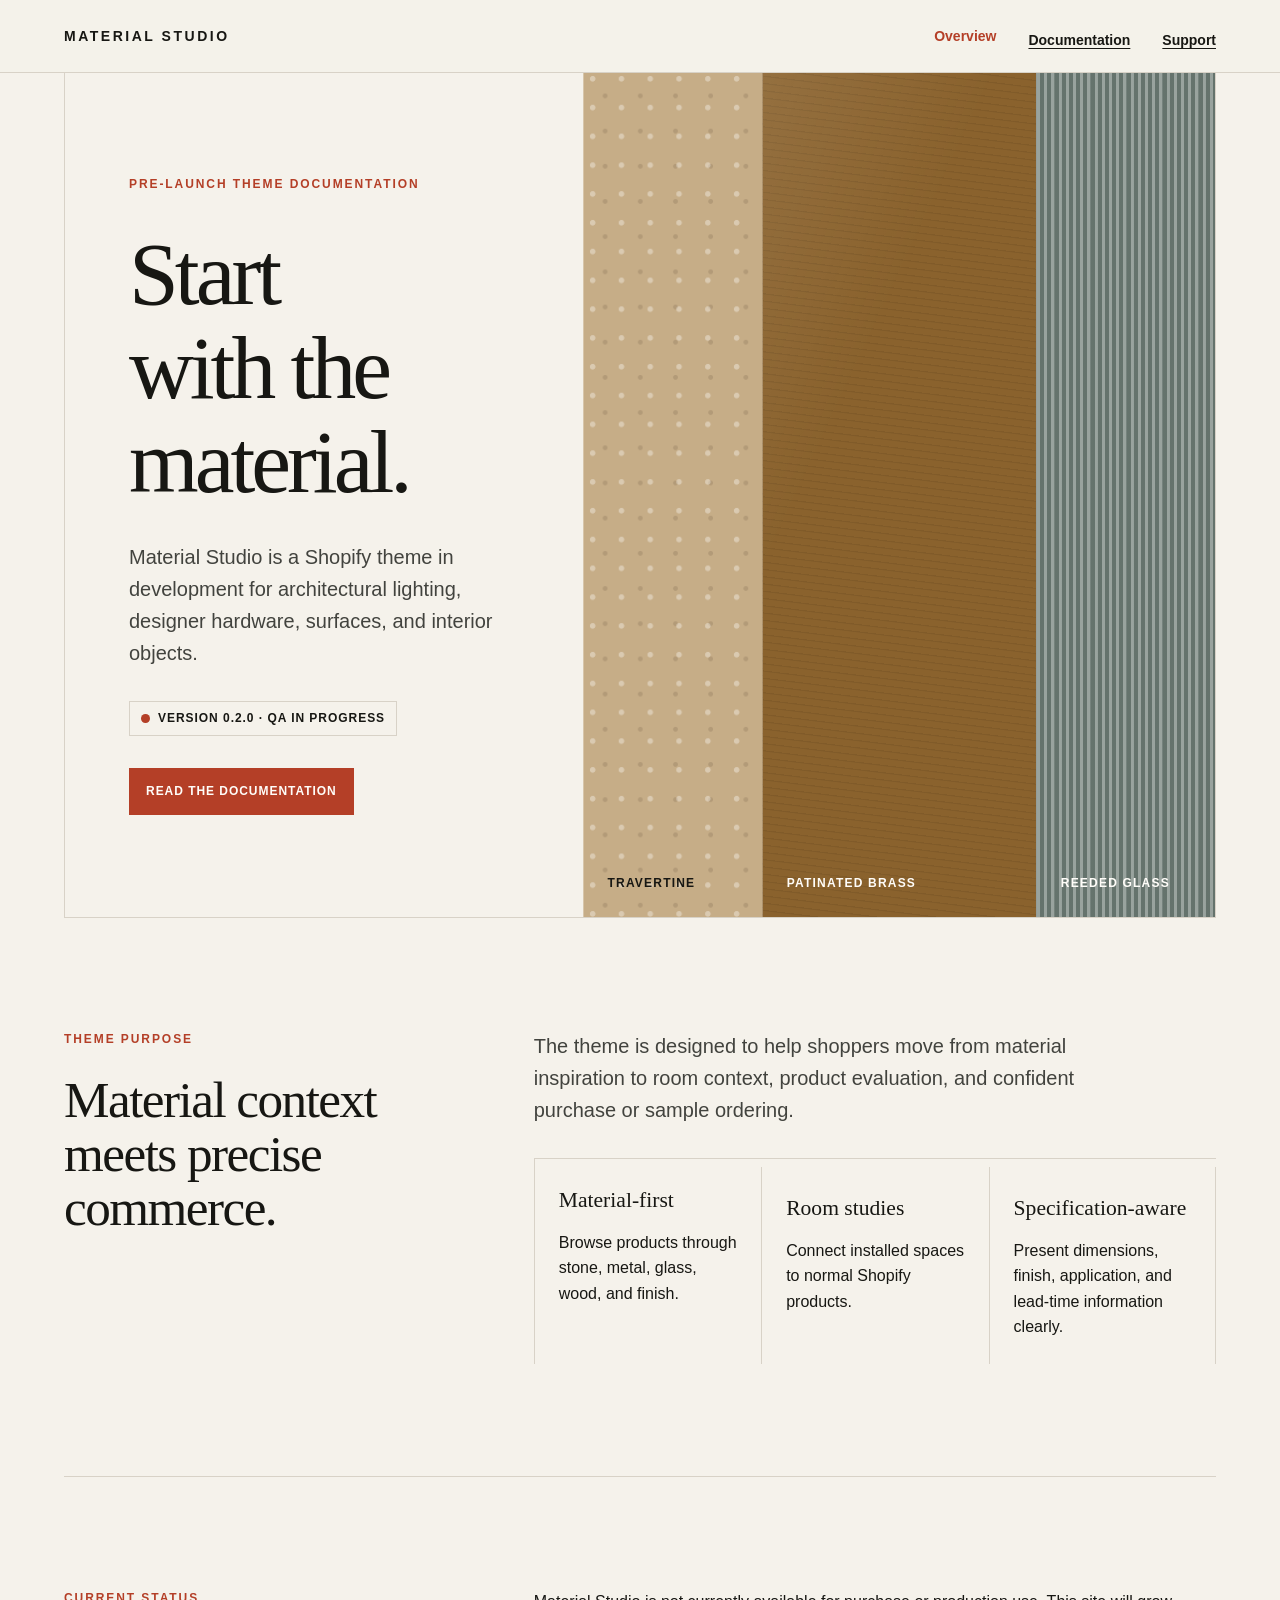
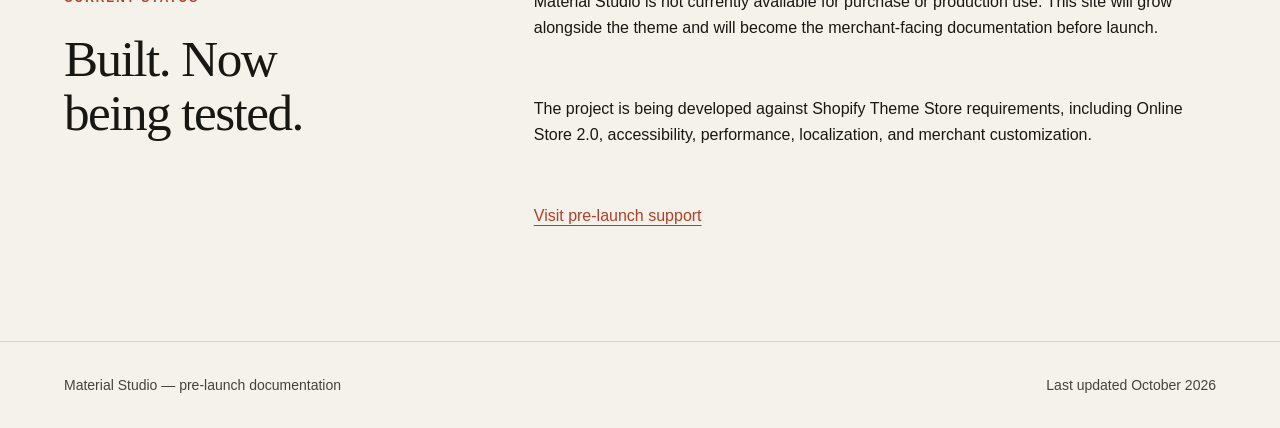
<file: index.html>
<!DOCTYPE html>
<html lang="en">
  <head>
    <meta charset="utf-8">
    <meta name="viewport" content="width=device-width, initial-scale=1">
    <meta name="description" content="Pre-launch documentation and support for the Material Studio Shopify theme.">
    <title>Material Studio — Pre-launch documentation</title>
    <link rel="stylesheet" href="./assets/styles.css">
  </head>
  <body>
    <a class="skip-link" href="#main">Skip to content</a>
    <header class="site-header">
      <div class="header-inner">
        <a class="wordmark" href="./" aria-label="Material Studio home">Material Studio</a>
        <nav class="site-nav" aria-label="Primary">
          <ul>
            <li><a href="./" aria-current="page">Overview</a></li>
            <li><a href="./docs/">Documentation</a></li>
            <li><a href="./support/">Support</a></li>
          </ul>
        </nav>
      </div>
    </header>

    <main id="main" class="page-shell">
      <section class="hero" aria-labelledby="hero-title">
        <div class="hero-copy">
          <p class="eyebrow">Pre-launch theme documentation</p>
          <h1 id="hero-title">Start with the material.</h1>
          <p class="lede">
            Material Studio is a Shopify theme in development for architectural
            lighting, designer hardware, surfaces, and interior objects.
          </p>
          <span class="status">Version 0.2.0 · QA in progress</span>
          <a class="button button--primary" href="./docs/">Read the documentation</a>
        </div>
        <div class="hero-materials" role="group" aria-label="Material Studio visual palette">
          <div class="material material--stone">Travertine</div>
          <div class="material material--brass">Patinated brass</div>
          <div class="material material--glass">Reeded glass</div>
        </div>
      </section>

      <section class="content-section section-grid" aria-labelledby="purpose-title">
        <div class="section-intro">
          <p class="eyebrow">Theme purpose</p>
          <h2 id="purpose-title">Material context meets precise commerce.</h2>
        </div>
        <div class="section-body">
          <p class="lede">
            The theme is designed to help shoppers move from material inspiration
            to room context, product evaluation, and confident purchase or sample
            ordering.
          </p>
          <ul class="feature-list">
            <li>
              <strong>Material-first</strong>
              Browse products through stone, metal, glass, wood, and finish.
            </li>
            <li>
              <strong>Room studies</strong>
              Connect installed spaces to normal Shopify products.
            </li>
            <li>
              <strong>Specification-aware</strong>
              Present dimensions, finish, application, and lead-time information clearly.
            </li>
          </ul>
        </div>
      </section>

      <section class="content-section section-grid" aria-labelledby="status-title">
        <div class="section-intro">
          <p class="eyebrow">Current status</p>
          <h2 id="status-title">Built. Now being tested.</h2>
        </div>
        <div class="section-body prose">
          <p>
            Material Studio is not currently available for purchase or production
            use. This site will grow alongside the theme and will become the
            merchant-facing documentation before launch.
          </p>
          <p>
            The project is being developed against Shopify Theme Store requirements,
            including Online Store 2.0, accessibility, performance, localization,
            and merchant customization.
          </p>
          <p>
            <a href="./support/">Visit pre-launch support</a>
          </p>
        </div>
      </section>
    </main>

    <footer class="site-footer">
      <div class="footer-inner">
        <p>Material Studio — pre-launch documentation</p>
        <p>Last updated October 2026</p>
      </div>
    </footer>
  </body>
</html>
</file>
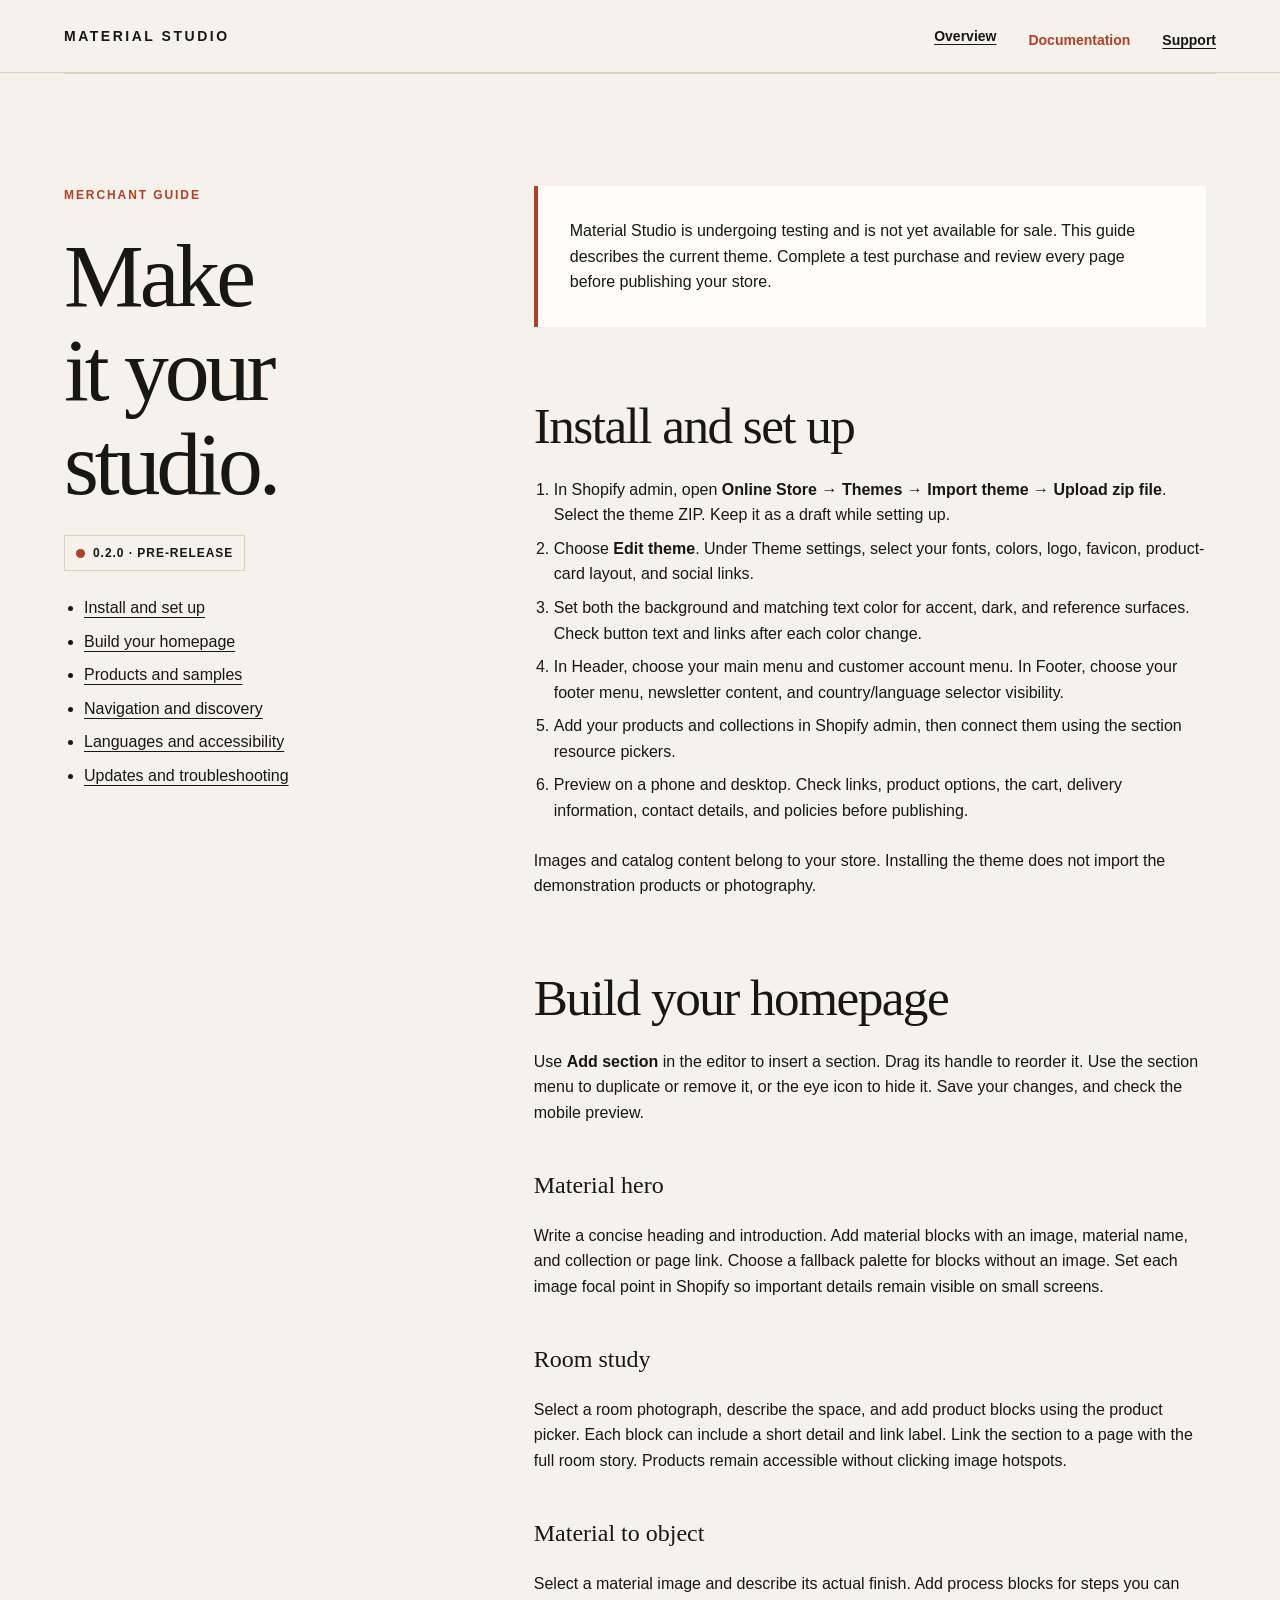
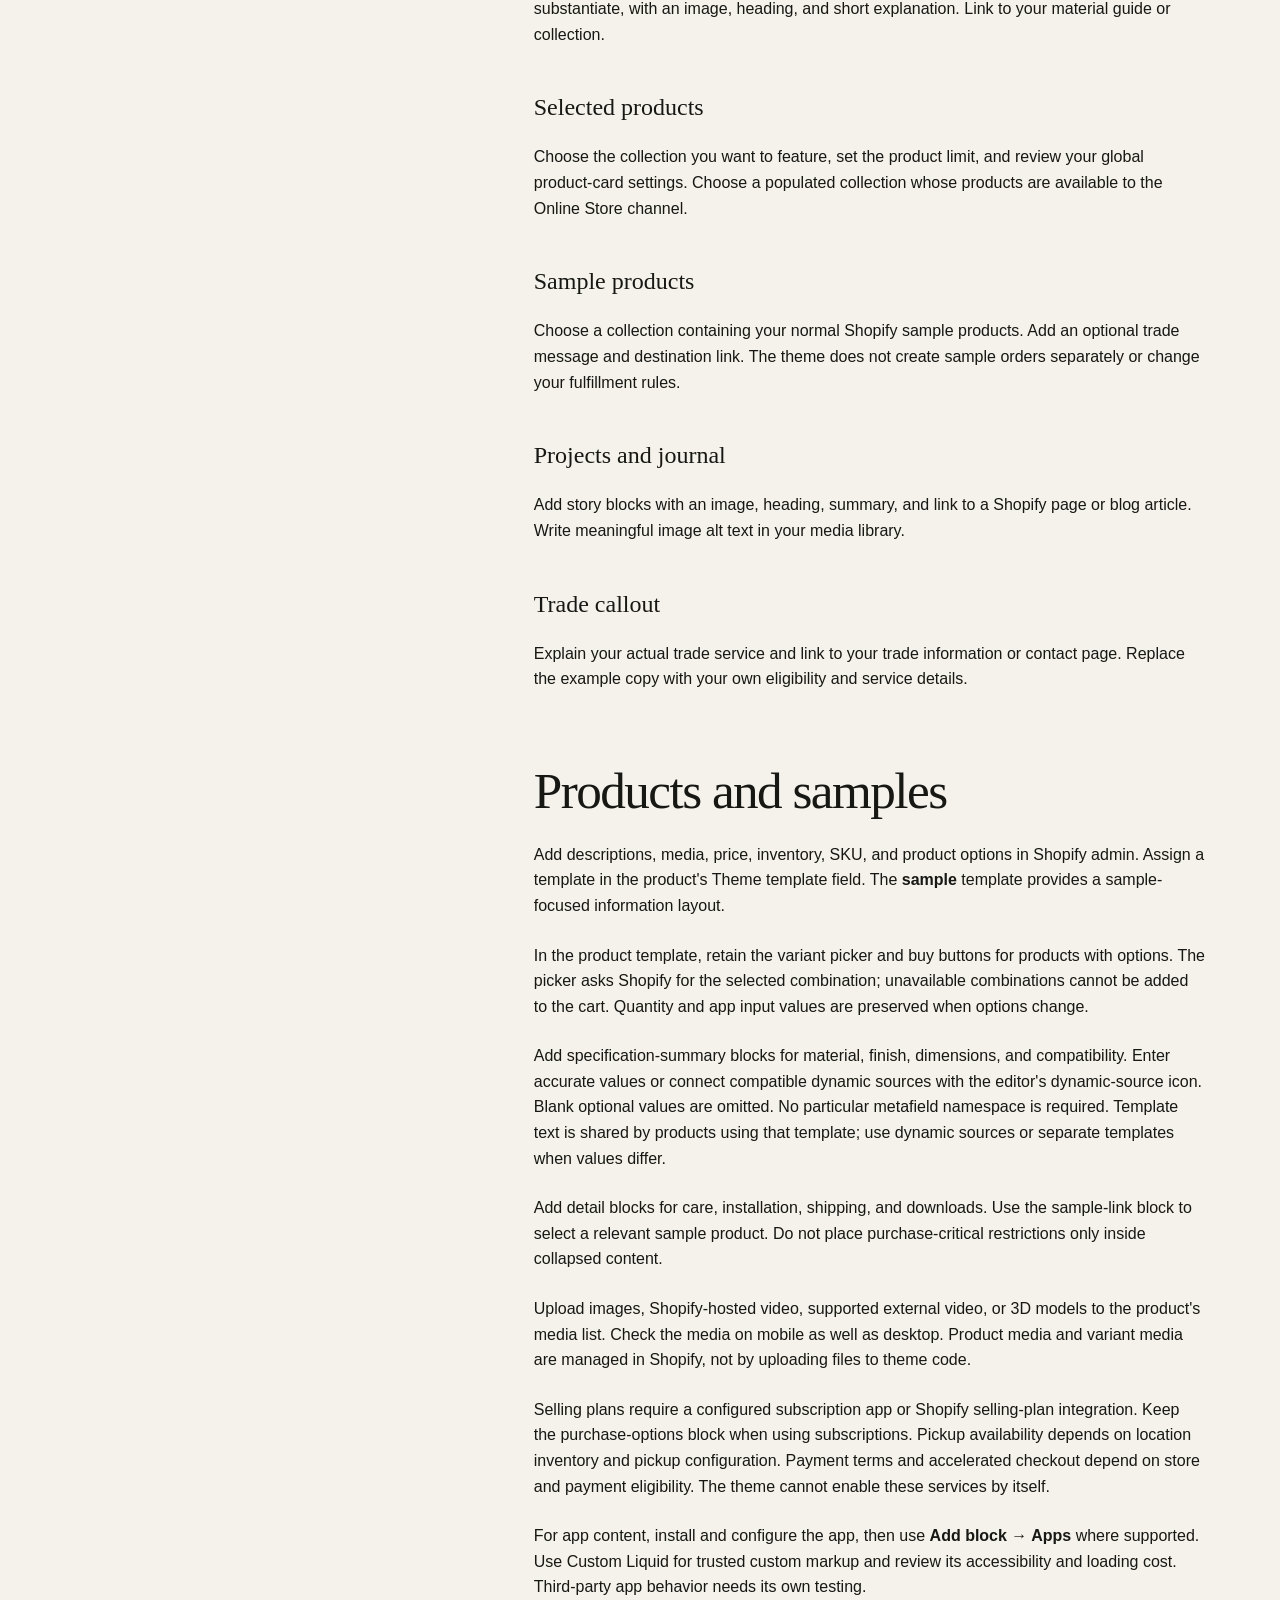
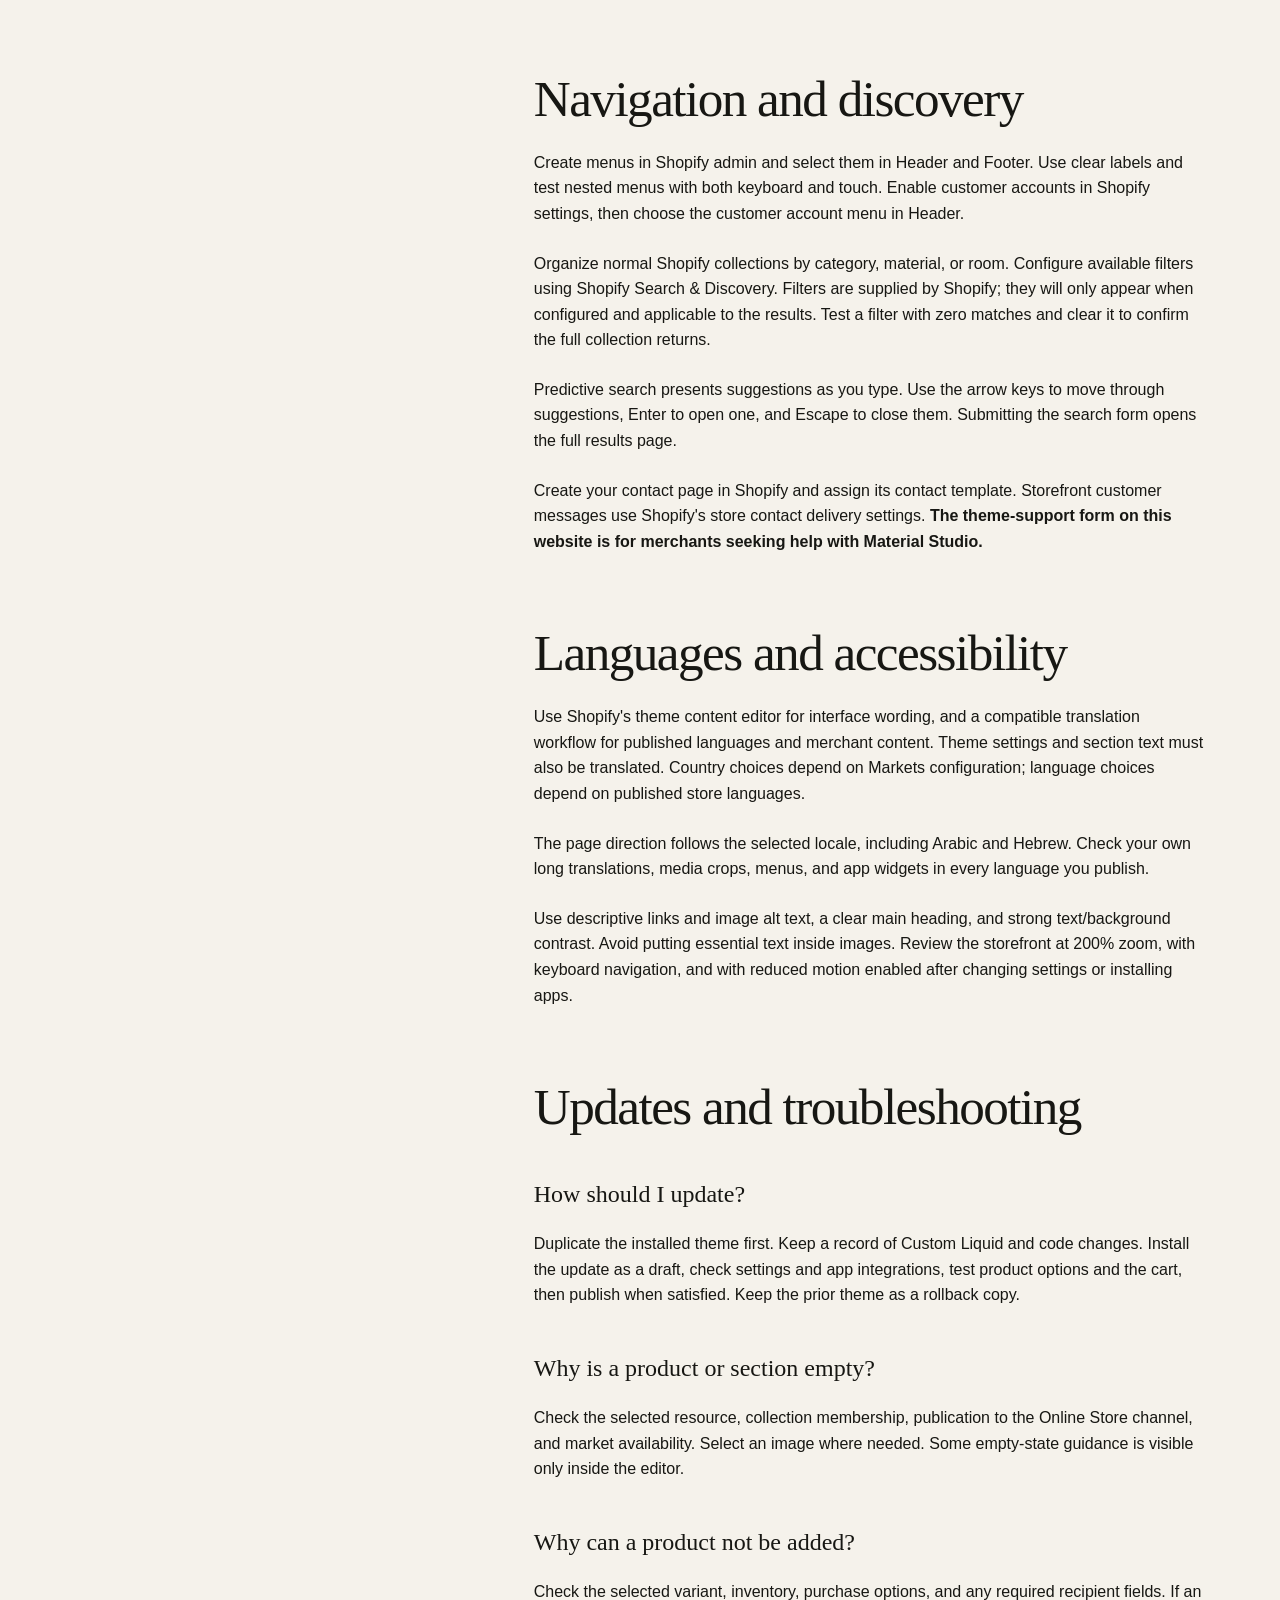
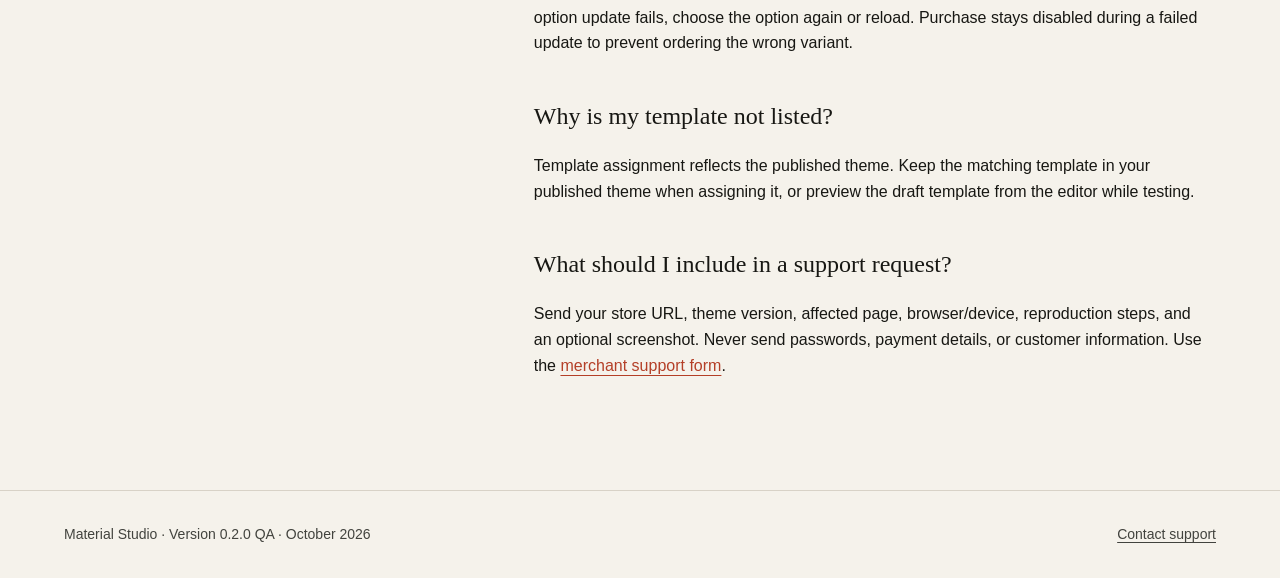
<file: docs/index.html>
<!doctype html>
<html lang="en"><head><meta charset="utf-8"><meta name="viewport" content="width=device-width, initial-scale=1"><meta name="description" content="Set up Material Studio sections, products, samples, navigation, languages, and updates."><title>Documentation — Material Studio</title><link rel="stylesheet" href="../assets/styles.css"></head><body>
<a class="skip-link" href="#main">Skip to content</a><header class="site-header"><div class="header-inner"><a class="wordmark" href="../">Material Studio</a><nav class="site-nav" aria-label="Primary"><ul><li><a href="../">Overview</a></li><li><a href="../docs/" aria-current="page">Documentation</a></li><li><a href="../support/">Support</a></li></ul></nav></div></header>
<main id="main" class="page-shell"><section class="content-section section-grid"><div class="section-intro"><p class="eyebrow">Merchant guide</p><h1>Make it your studio.</h1><span class="status">0.2.0 · Pre-release</span><nav aria-label="On this page"><ul>
<li><a href="#start">Install and set up</a></li><li><a href="#sections">Build your homepage</a></li><li><a href="#products">Products and samples</a></li><li><a href="#discovery">Navigation and discovery</a></li><li><a href="#languages">Languages and accessibility</a></li><li><a href="#updates">Updates and troubleshooting</a></li></ul></nav></div><article class="prose">
<p class="callout">Material Studio is undergoing testing and is not yet available for sale. This guide describes the current theme. Complete a test purchase and review every page before publishing your store.</p>
<h2 id="start">Install and set up</h2><ol><li>In Shopify admin, open <strong>Online Store → Themes → Import theme → Upload zip file</strong>. Select the theme ZIP. Keep it as a draft while setting up.</li><li>Choose <strong>Edit theme</strong>. Under Theme settings, select your fonts, colors, logo, favicon, product-card layout, and social links.</li><li>Set both the background and matching text color for accent, dark, and reference surfaces. Check button text and links after each color change.</li><li>In Header, choose your main menu and customer account menu. In Footer, choose your footer menu, newsletter content, and country/language selector visibility.</li><li>Add your products and collections in Shopify admin, then connect them using the section resource pickers.</li><li>Preview on a phone and desktop. Check links, product options, the cart, delivery information, contact details, and policies before publishing.</li></ol>
<p>Images and catalog content belong to your store. Installing the theme does not import the demonstration products or photography.</p>
<h2 id="sections">Build your homepage</h2><p>Use <strong>Add section</strong> in the editor to insert a section. Drag its handle to reorder it. Use the section menu to duplicate or remove it, or the eye icon to hide it. Save your changes, and check the mobile preview.</p>
<h3>Material hero</h3><p>Write a concise heading and introduction. Add material blocks with an image, material name, and collection or page link. Choose a fallback palette for blocks without an image. Set each image focal point in Shopify so important details remain visible on small screens.</p>
<h3>Room study</h3><p>Select a room photograph, describe the space, and add product blocks using the product picker. Each block can include a short detail and link label. Link the section to a page with the full room story. Products remain accessible without clicking image hotspots.</p>
<h3>Material to object</h3><p>Select a material image and describe its actual finish. Add process blocks for steps you can substantiate, with an image, heading, and short explanation. Link to your material guide or collection.</p>
<h3>Selected products</h3><p>Choose the collection you want to feature, set the product limit, and review your global product-card settings. Choose a populated collection whose products are available to the Online Store channel.</p>
<h3>Sample products</h3><p>Choose a collection containing your normal Shopify sample products. Add an optional trade message and destination link. The theme does not create sample orders separately or change your fulfillment rules.</p>
<h3>Projects and journal</h3><p>Add story blocks with an image, heading, summary, and link to a Shopify page or blog article. Write meaningful image alt text in your media library.</p>
<h3>Trade callout</h3><p>Explain your actual trade service and link to your trade information or contact page. Replace the example copy with your own eligibility and service details.</p>
<h2 id="products">Products and samples</h2><p>Add descriptions, media, price, inventory, SKU, and product options in Shopify admin. Assign a template in the product's Theme template field. The <strong>sample</strong> template provides a sample-focused information layout.</p>
<p>In the product template, retain the variant picker and buy buttons for products with options. The picker asks Shopify for the selected combination; unavailable combinations cannot be added to the cart. Quantity and app input values are preserved when options change.</p>
<p>Add specification-summary blocks for material, finish, dimensions, and compatibility. Enter accurate values or connect compatible dynamic sources with the editor's dynamic-source icon. Blank optional values are omitted. No particular metafield namespace is required. Template text is shared by products using that template; use dynamic sources or separate templates when values differ.</p>
<p>Add detail blocks for care, installation, shipping, and downloads. Use the sample-link block to select a relevant sample product. Do not place purchase-critical restrictions only inside collapsed content.</p>
<p>Upload images, Shopify-hosted video, supported external video, or 3D models to the product's media list. Check the media on mobile as well as desktop. Product media and variant media are managed in Shopify, not by uploading files to theme code.</p>
<p>Selling plans require a configured subscription app or Shopify selling-plan integration. Keep the purchase-options block when using subscriptions. Pickup availability depends on location inventory and pickup configuration. Payment terms and accelerated checkout depend on store and payment eligibility. The theme cannot enable these services by itself.</p>
<p>For app content, install and configure the app, then use <strong>Add block → Apps</strong> where supported. Use Custom Liquid for trusted custom markup and review its accessibility and loading cost. Third-party app behavior needs its own testing.</p>
<h2 id="discovery">Navigation and discovery</h2><p>Create menus in Shopify admin and select them in Header and Footer. Use clear labels and test nested menus with both keyboard and touch. Enable customer accounts in Shopify settings, then choose the customer account menu in Header.</p>
<p>Organize normal Shopify collections by category, material, or room. Configure available filters using Shopify Search &amp; Discovery. Filters are supplied by Shopify; they will only appear when configured and applicable to the results. Test a filter with zero matches and clear it to confirm the full collection returns.</p>
<p>Predictive search presents suggestions as you type. Use the arrow keys to move through suggestions, Enter to open one, and Escape to close them. Submitting the search form opens the full results page.</p>
<p>Create your contact page in Shopify and assign its contact template. Storefront customer messages use Shopify's store contact delivery settings. <strong>The theme-support form on this website is for merchants seeking help with Material Studio.</strong></p>
<h2 id="languages">Languages and accessibility</h2><p>Use Shopify's theme content editor for interface wording, and a compatible translation workflow for published languages and merchant content. Theme settings and section text must also be translated. Country choices depend on Markets configuration; language choices depend on published store languages.</p>
<p>The page direction follows the selected locale, including Arabic and Hebrew. Check your own long translations, media crops, menus, and app widgets in every language you publish.</p>
<p>Use descriptive links and image alt text, a clear main heading, and strong text/background contrast. Avoid putting essential text inside images. Review the storefront at 200% zoom, with keyboard navigation, and with reduced motion enabled after changing settings or installing apps.</p>
<h2 id="updates">Updates and troubleshooting</h2><h3>How should I update?</h3><p>Duplicate the installed theme first. Keep a record of Custom Liquid and code changes. Install the update as a draft, check settings and app integrations, test product options and the cart, then publish when satisfied. Keep the prior theme as a rollback copy.</p>
<h3>Why is a product or section empty?</h3><p>Check the selected resource, collection membership, publication to the Online Store channel, and market availability. Select an image where needed. Some empty-state guidance is visible only inside the editor.</p>
<h3>Why can a product not be added?</h3><p>Check the selected variant, inventory, purchase options, and any required recipient fields. If an option update fails, choose the option again or reload. Purchase stays disabled during a failed update to prevent ordering the wrong variant.</p>
<h3>Why is my template not listed?</h3><p>Template assignment reflects the published theme. Keep the matching template in your published theme when assigning it, or preview the draft template from the editor while testing.</p>
<h3>What should I include in a support request?</h3><p>Send your store URL, theme version, affected page, browser/device, reproduction steps, and an optional screenshot. Never send passwords, payment details, or customer information. Use the <a href="../support/">merchant support form</a>.</p>
</article></section></main><footer class="site-footer"><div class="footer-inner"><p>Material Studio · Version 0.2.0 QA · October 2026</p><p><a href="../support/">Contact support</a></p></div></footer></body></html>
</file>
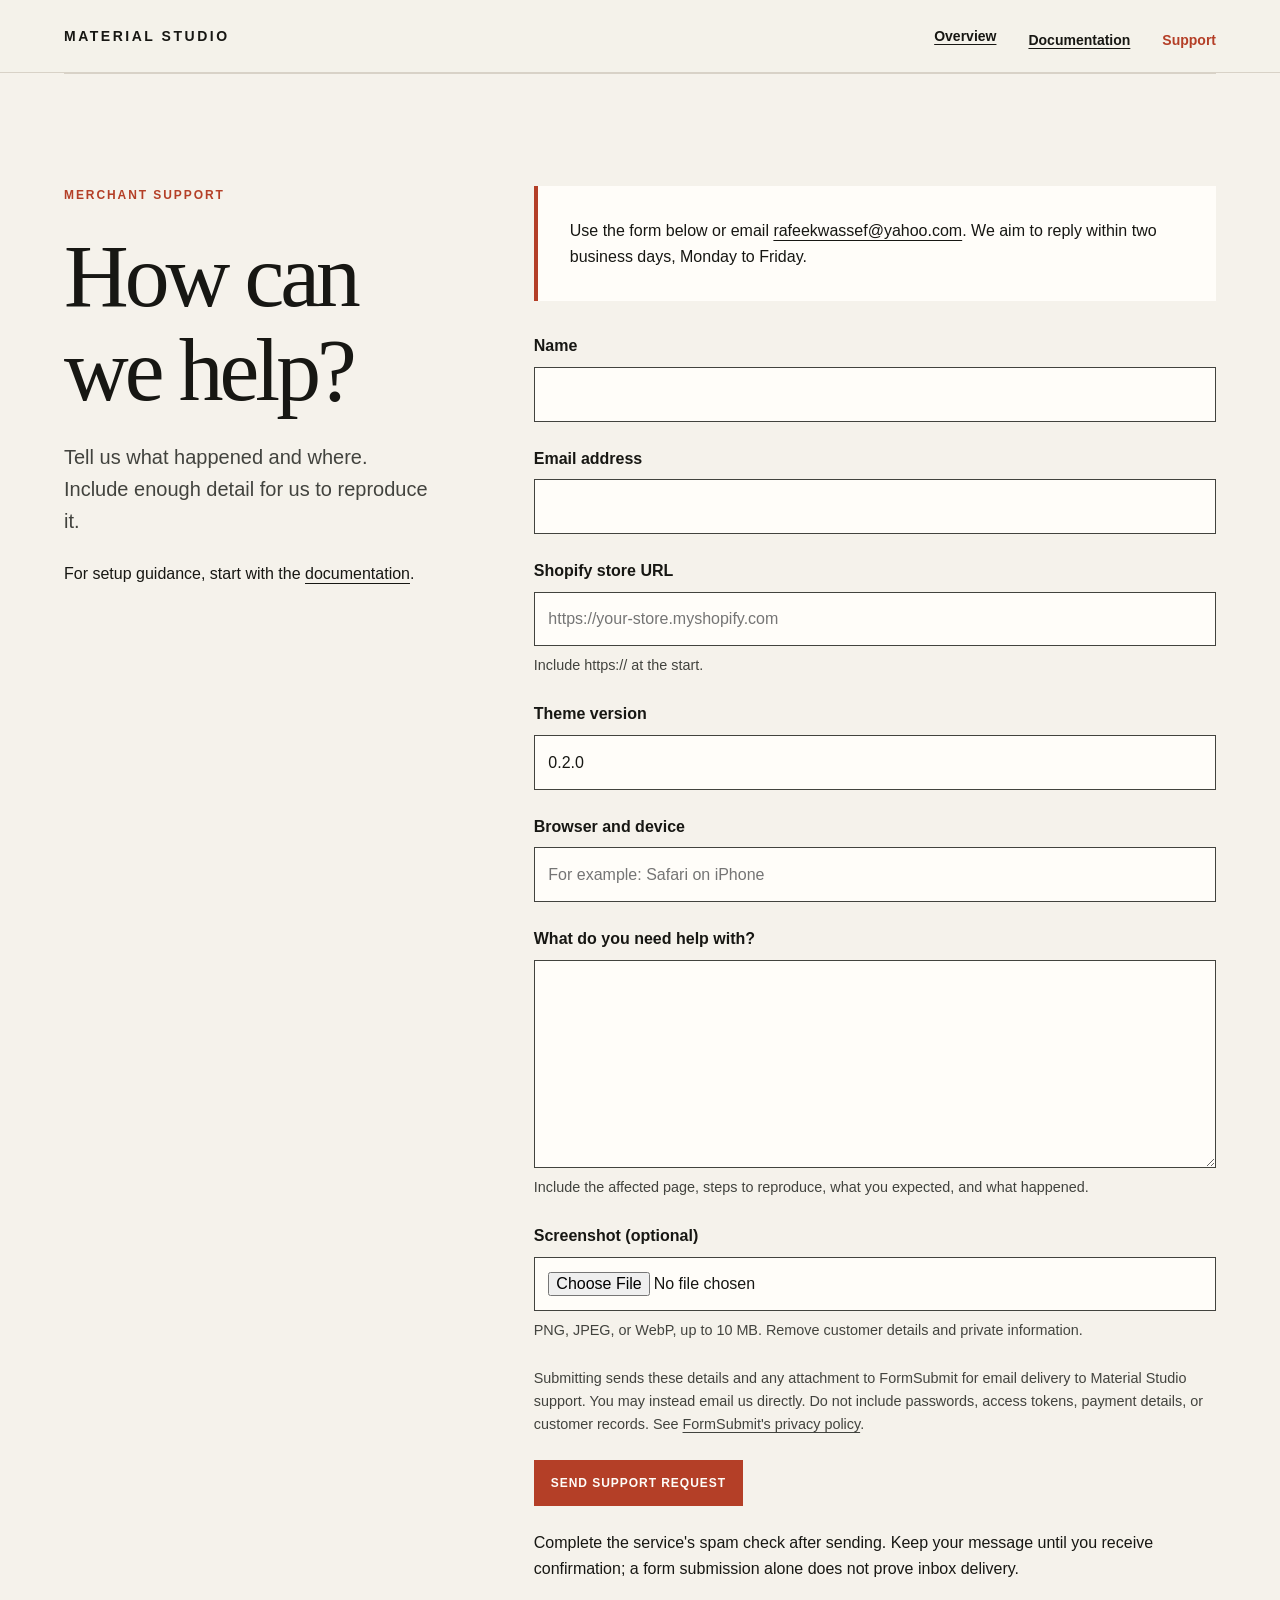
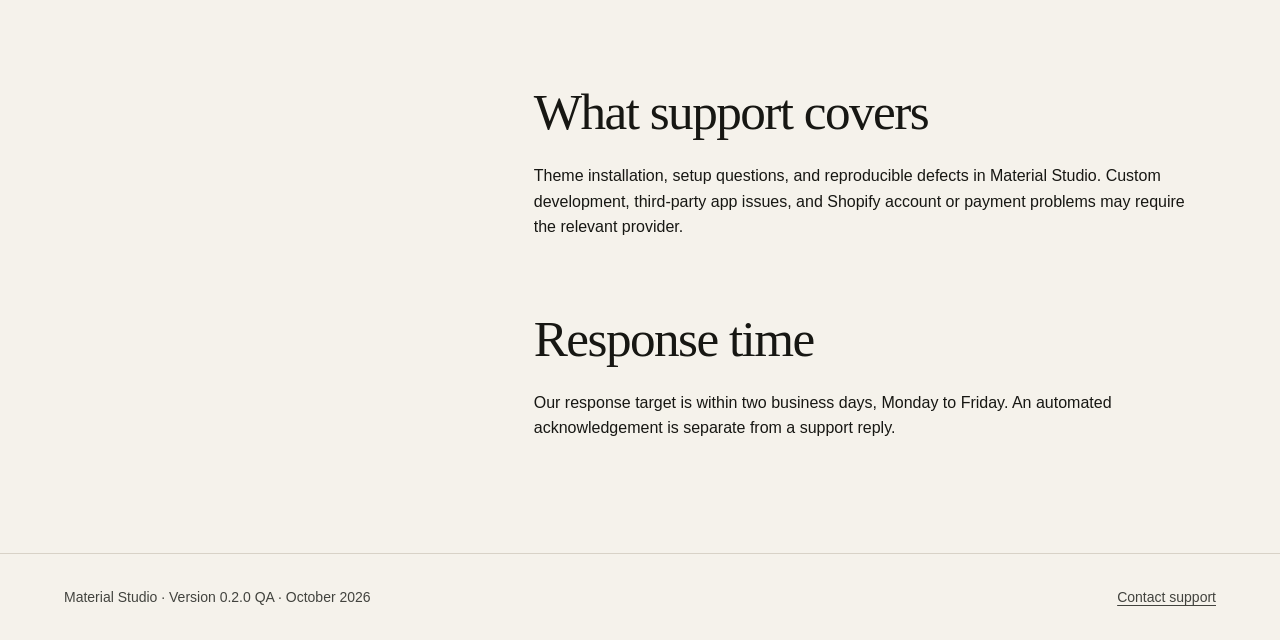
<file: support/index.html>
<!doctype html>
<html lang="en"><head><meta charset="utf-8"><meta name="viewport" content="width=device-width, initial-scale=1"><meta name="description" content="Contact Material Studio merchant support with your store, theme version, and issue details."><title>Support — Material Studio</title><link rel="stylesheet" href="../assets/styles.css"></head><body>
<a class="skip-link" href="#main">Skip to content</a><header class="site-header"><div class="header-inner"><a class="wordmark" href="../">Material Studio</a><nav class="site-nav" aria-label="Primary"><ul><li><a href="../">Overview</a></li><li><a href="../docs/">Documentation</a></li><li><a href="../support/" aria-current="page">Support</a></li></ul></nav></div></header>
<main id="main" class="page-shell"><section class="content-section section-grid"><div class="section-intro"><p class="eyebrow">Merchant support</p><h1>How can we help?</h1><p class="lede">Tell us what happened and where. Include enough detail for us to reproduce it.</p><p>For setup guidance, start with the <a href="../docs/">documentation</a>.</p></div><div class="section-body">
<div class="callout">Use the form below or email <a href="mailto:rafeekwassef@yahoo.com">rafeekwassef@yahoo.com</a>. We aim to reply within two business days, Monday to Friday.</div>
<form class="support-form" action="https://formsubmit.co/rafeekwassef@yahoo.com" method="post" enctype="multipart/form-data">
<input type="hidden" name="_subject" value="Material Studio merchant support"><input type="hidden" name="_template" value="table"><input type="hidden" name="_autoresponse" value="Thank you for contacting Material Studio. Your support request has been received. We aim to reply within two business days, Monday to Friday. Please do not send passwords or customer data. Setup guide: https://rafeekwassef-droid.github.io/material-studio-docs/docs/"><input type="text" name="_honey" class="form-honeypot" tabindex="-1" autocomplete="off" aria-hidden="true">
<div class="form-field"><label for="support-name">Name</label><input id="support-name" name="name" autocomplete="name" required maxlength="150"></div>
<div class="form-field"><label for="support-email">Email address</label><input id="support-email" name="email" type="email" autocomplete="email" required maxlength="254"></div>
<div class="form-field"><label for="support-store">Shopify store URL</label><input id="support-store" name="store" type="url" placeholder="https://your-store.myshopify.com" required aria-describedby="store-help"><small id="store-help">Include https:// at the start.</small></div>
<div class="form-field"><label for="support-version">Theme version</label><input id="support-version" name="theme_version" value="0.2.0" required maxlength="40"></div>
<div class="form-field"><label for="support-device">Browser and device</label><input id="support-device" name="browser_device" placeholder="For example: Safari on iPhone" maxlength="200"></div>
<div class="form-field"><label for="support-message">What do you need help with?</label><textarea id="support-message" name="message" rows="7" required maxlength="10000" aria-describedby="message-help"></textarea><small id="message-help">Include the affected page, steps to reproduce, what you expected, and what happened.</small></div>
<div class="form-field"><label for="support-attachment">Screenshot (optional)</label><input id="support-attachment" name="attachment" type="file" accept="image/png,image/jpeg,image/webp" aria-describedby="attachment-help"><small id="attachment-help">PNG, JPEG, or WebP, up to 10 MB. Remove customer details and private information.</small></div>
<p class="form-privacy">Submitting sends these details and any attachment to FormSubmit for email delivery to Material Studio support. You may instead email us directly. Do not include passwords, access tokens, payment details, or customer records. See <a href="https://formsubmit.co/privacy.pdf">FormSubmit's privacy policy</a>.</p>
<button class="button button--primary" type="submit">Send support request</button><p>Complete the service's spam check after sending. Keep your message until you receive confirmation; a form submission alone does not prove inbox delivery.</p></form>
<div class="prose"><h2>What support covers</h2><p>Theme installation, setup questions, and reproducible defects in Material Studio. Custom development, third-party app issues, and Shopify account or payment problems may require the relevant provider.</p><h2>Response time</h2><p>Our response target is within two business days, Monday to Friday. An automated acknowledgement is separate from a support reply.</p></div></div></section></main><footer class="site-footer"><div class="footer-inner"><p>Material Studio · Version 0.2.0 QA · October 2026</p><p><a href="../support/">Contact support</a></p></div></footer></body></html>
</file>
<file: assets/styles.css>
:root {
  color-scheme: light;
  --paper: #f5f2eb;
  --surface: #fffdf9;
  --ink: #171713;
  --graphite: #42433e;
  --rule: #d8d2c7;
  --terracotta: #b43f27;
  --brass: #8a622d;
  --glass: #718079;
  --page-width: 78rem;
  --measure: 42rem;
  --space-1: 0.5rem;
  --space-2: 0.75rem;
  --space-3: 1rem;
  --space-4: 1.5rem;
  --space-5: 2rem;
  --space-6: 3rem;
  --space-7: 4.5rem;
  --space-8: 7rem;
}

* {
  box-sizing: border-box;
}

html {
  scroll-behavior: smooth;
}

body {
  margin: 0;
  background: var(--paper);
  color: var(--ink);
  font-family: Arial, Helvetica, sans-serif;
  font-size: 1rem;
  line-height: 1.6;
  text-rendering: optimizeLegibility;
}

a {
  color: inherit;
  text-decoration-thickness: 0.08em;
  text-underline-offset: 0.22em;
}

a:hover {
  color: var(--terracotta);
}

a:focus-visible,
button:focus-visible {
  outline: 0.2rem solid var(--terracotta);
  outline-offset: 0.25rem;
}

h1,
h2,
h3 {
  margin-block: 0;
  font-family: Georgia, "Times New Roman", serif;
  font-weight: 400;
  line-height: 1.05;
  text-wrap: balance;
}

h1 {
  max-width: 13ch;
  font-size: clamp(3rem, 7vw, 6.5rem);
  letter-spacing: -0.045em;
}

h2 {
  font-size: clamp(2rem, 4vw, 3.75rem);
  letter-spacing: -0.03em;
}

h3 {
  font-size: 1.5rem;
}

p,
ul,
ol {
  margin-block: 0;
}

ul,
ol {
  padding-inline-start: 1.25rem;
}

li + li {
  margin-block-start: var(--space-1);
}

.skip-link {
  position: fixed;
  inset-block-start: var(--space-3);
  inset-inline-start: var(--space-3);
  z-index: 20;
  padding: 0.75rem 1rem;
  background: var(--ink);
  color: var(--surface);
  transform: translateY(-200%);
}

.skip-link:focus {
  transform: translateY(0);
}

.site-header {
  position: relative;
  z-index: 10;
  border-block-end: 1px solid var(--rule);
  background: color-mix(in srgb, var(--paper) 92%, transparent);
}

.header-inner {
  display: flex;
  max-width: var(--page-width);
  min-height: 4.5rem;
  margin-inline: auto;
  padding-inline: clamp(1rem, 4vw, 3rem);
  align-items: center;
  justify-content: space-between;
  gap: var(--space-4);
}

.wordmark {
  font-size: 0.875rem;
  font-weight: 700;
  letter-spacing: 0.18em;
  text-decoration: none;
  text-transform: uppercase;
}

.site-nav ul {
  display: flex;
  margin: 0;
  padding: 0;
  align-items: center;
  gap: clamp(1rem, 3vw, 2rem);
  list-style: none;
}

.site-nav a {
  font-size: 0.875rem;
  font-weight: 600;
}

.site-nav a[aria-current="page"] {
  color: var(--terracotta);
  text-decoration: none;
}

.page-shell {
  max-width: var(--page-width);
  margin-inline: auto;
  padding-inline: clamp(1rem, 4vw, 3rem);
}

.hero {
  display: grid;
  min-height: min(46rem, calc(100vh - 4.5rem));
  grid-template-columns: minmax(0, 0.9fr) minmax(22rem, 1.1fr);
  align-items: stretch;
  border-inline: 1px solid var(--rule);
}

.hero-copy {
  display: flex;
  padding: clamp(3rem, 8vw, 7rem) clamp(1.5rem, 5vw, 5rem);
  flex-direction: column;
  align-items: flex-start;
  justify-content: center;
  gap: var(--space-5);
}

.eyebrow {
  color: var(--terracotta);
  font-size: 0.75rem;
  font-weight: 700;
  letter-spacing: 0.16em;
  text-transform: uppercase;
}

.lede {
  max-width: 36rem;
  color: var(--graphite);
  font-size: clamp(1.0625rem, 2vw, 1.25rem);
}

.hero-materials {
  display: grid;
  min-height: 32rem;
  grid-template-columns: 0.85fr 1.3fr 0.85fr;
}

.material {
  display: flex;
  min-width: 0;
  padding: var(--space-4);
  align-items: flex-end;
  border-inline-start: 1px solid rgb(255 255 255 / 30%);
  color: var(--surface);
  font-size: 0.75rem;
  font-weight: 700;
  letter-spacing: 0.1em;
  text-transform: uppercase;
}

.material--stone {
  background:
    radial-gradient(circle at 30% 20%, rgb(255 255 255 / 35%) 0 0.15rem, transparent 0.2rem),
    radial-gradient(circle at 60% 65%, rgb(90 70 50 / 18%) 0 0.12rem, transparent 0.18rem),
    #c6ad87;
  background-size: 1.8rem 1.8rem, 2.2rem 2.2rem, auto;
  color: var(--ink);
}

.material--brass {
  background:
    linear-gradient(115deg, rgb(255 255 255 / 9%), transparent 35%),
    repeating-linear-gradient(7deg, transparent 0 0.35rem, rgb(20 10 0 / 8%) 0.4rem 0.45rem),
    var(--brass);
}

.material--glass {
  background:
    repeating-linear-gradient(90deg, rgb(255 255 255 / 28%) 0 0.18rem, rgb(15 25 20 / 12%) 0.2rem 0.45rem),
    var(--glass);
}

.button {
  display: inline-flex;
  min-height: 2.9rem;
  padding: 0.75rem 1rem;
  align-items: center;
  justify-content: center;
  border: 1px solid var(--ink);
  background: transparent;
  color: var(--ink);
  font-size: 0.75rem;
  font-weight: 700;
  letter-spacing: 0.08em;
  text-decoration: none;
  text-transform: uppercase;
}

.button:hover {
  border-color: var(--terracotta);
  background: var(--terracotta);
  color: var(--surface);
}

.button--primary {
  border-color: var(--terracotta);
  background: var(--terracotta);
  color: var(--surface);
}

.content-section {
  padding-block: var(--space-8);
  border-block-start: 1px solid var(--rule);
}

.section-grid {
  display: grid;
  grid-template-columns: minmax(14rem, 0.7fr) minmax(0, 1.3fr);
  gap: clamp(2rem, 8vw, 7rem);
}

.section-intro {
  display: flex;
  flex-direction: column;
  align-items: flex-start;
  gap: var(--space-4);
}

.section-body {
  display: grid;
  gap: var(--space-5);
}

.feature-list {
  display: grid;
  margin: 0;
  padding: 0;
  grid-template-columns: repeat(3, minmax(0, 1fr));
  border-block-start: 1px solid var(--rule);
  list-style: none;
}

.feature-list li {
  padding: var(--space-4);
  border-inline-start: 1px solid var(--rule);
}

.feature-list li:last-child {
  border-inline-end: 1px solid var(--rule);
}

.feature-list strong {
  display: block;
  margin-block-end: var(--space-2);
  font-family: Georgia, "Times New Roman", serif;
  font-size: 1.35rem;
  font-weight: 400;
}

.status {
  display: inline-flex;
  padding: 0.45rem 0.7rem;
  border: 1px solid var(--rule);
  align-items: center;
  gap: var(--space-1);
  font-size: 0.75rem;
  font-weight: 700;
  letter-spacing: 0.08em;
  text-transform: uppercase;
}

.status::before {
  width: 0.55rem;
  height: 0.55rem;
  border-radius: 50%;
  background: var(--terracotta);
  content: "";
}

.prose {
  max-width: var(--measure);
}

.prose > * + * {
  margin-block-start: var(--space-4);
}

.prose h2 {
  margin-block-start: var(--space-7);
}

.prose h3 {
  margin-block-start: var(--space-6);
}

.prose a {
  color: var(--terracotta);
}

.callout {
  padding: var(--space-5);
  border-inline-start: 0.25rem solid var(--terracotta);
  background: var(--surface);
}

.support-steps {
  display: grid;
  margin: 0;
  padding: 0;
  grid-template-columns: repeat(2, minmax(0, 1fr));
  gap: 1px;
  background: var(--rule);
  border: 1px solid var(--rule);
  list-style: none;
}

.support-steps li {
  padding: var(--space-5);
  background: var(--surface);
}

.support-steps span {
  display: block;
  margin-block-end: var(--space-2);
  color: var(--terracotta);
  font-size: 0.75rem;
  font-weight: 700;
  letter-spacing: 0.12em;
  text-transform: uppercase;
}

.site-footer {
  padding-block: var(--space-5);
  border-block-start: 1px solid var(--rule);
}

.footer-inner {
  display: flex;
  max-width: var(--page-width);
  margin-inline: auto;
  padding-inline: clamp(1rem, 4vw, 3rem);
  align-items: center;
  justify-content: space-between;
  gap: var(--space-4);
  color: var(--graphite);
  font-size: 0.875rem;
}

@media (max-width: 56rem) {
  .hero {
    min-height: auto;
    grid-template-columns: 1fr;
  }

  .hero-copy {
    min-height: 30rem;
  }

  .section-grid {
    grid-template-columns: 1fr;
  }

  .feature-list {
    grid-template-columns: 1fr;
  }

  .feature-list li,
  .feature-list li:last-child {
    border-inline: 1px solid var(--rule);
    border-block-end: 1px solid var(--rule);
  }
}

@media (max-width: 42rem) {
  html {
    scroll-behavior: auto;
  }

  .header-inner {
    min-height: auto;
    padding-block: var(--space-3);
    align-items: flex-start;
    flex-direction: column;
  }

  .site-nav {
    width: 100%;
  }

  .site-nav ul {
    justify-content: space-between;
    gap: var(--space-3);
  }

  .hero-materials {
    min-height: 27rem;
    grid-template-columns: 1fr 1fr;
  }

  .material--glass {
    grid-column: 1 / -1;
  }

  .content-section {
    padding-block: var(--space-7);
  }

  .support-steps {
    grid-template-columns: 1fr;
  }

  .footer-inner {
    align-items: flex-start;
    flex-direction: column;
  }
}

@media (prefers-reduced-motion: reduce) {
  *,
  *::before,
  *::after {
    scroll-behavior: auto !important;
  }
}


/* Accessible merchant support fields. */
.support-form { display: grid; gap: 1.5rem; min-width: 0; }
.form-field { display: grid; gap: .5rem; min-width: 0; }
.form-field label { font-weight: 700; }
.form-field input, .form-field textarea { width: 100%; min-width: 0; padding: .85rem; border: 1px solid var(--graphite); background: var(--surface); color: var(--ink); font: inherit; border-radius: 0; }
.form-field textarea { resize: vertical; }
.form-field small, .form-privacy { color: var(--graphite); font-size: .9rem; }
.form-field :focus-visible { outline: .2rem solid var(--terracotta); outline-offset: .2rem; }
.form-honeypot { display: none; }
.support-form button { justify-self: start; cursor: pointer; }
.prose, .callout, .section-intro, .section-body { overflow-wrap: anywhere; }
</file>
